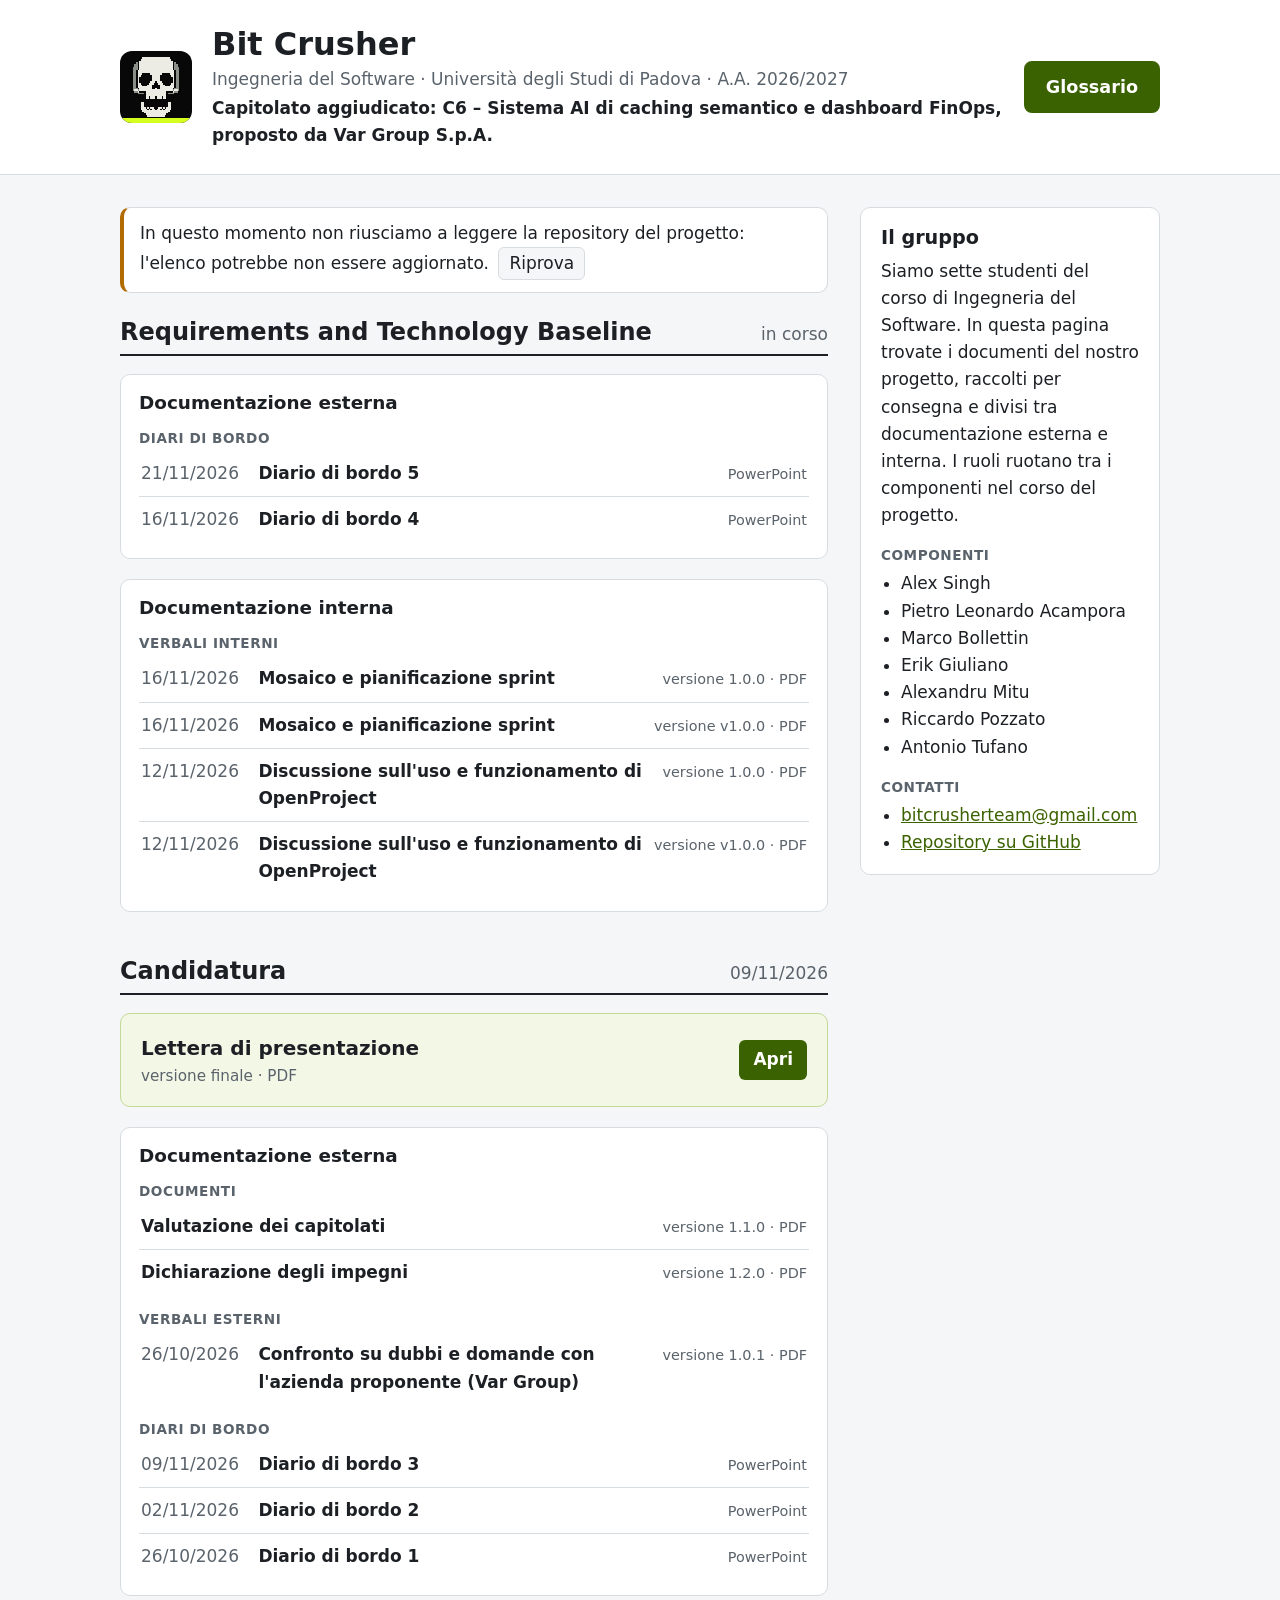
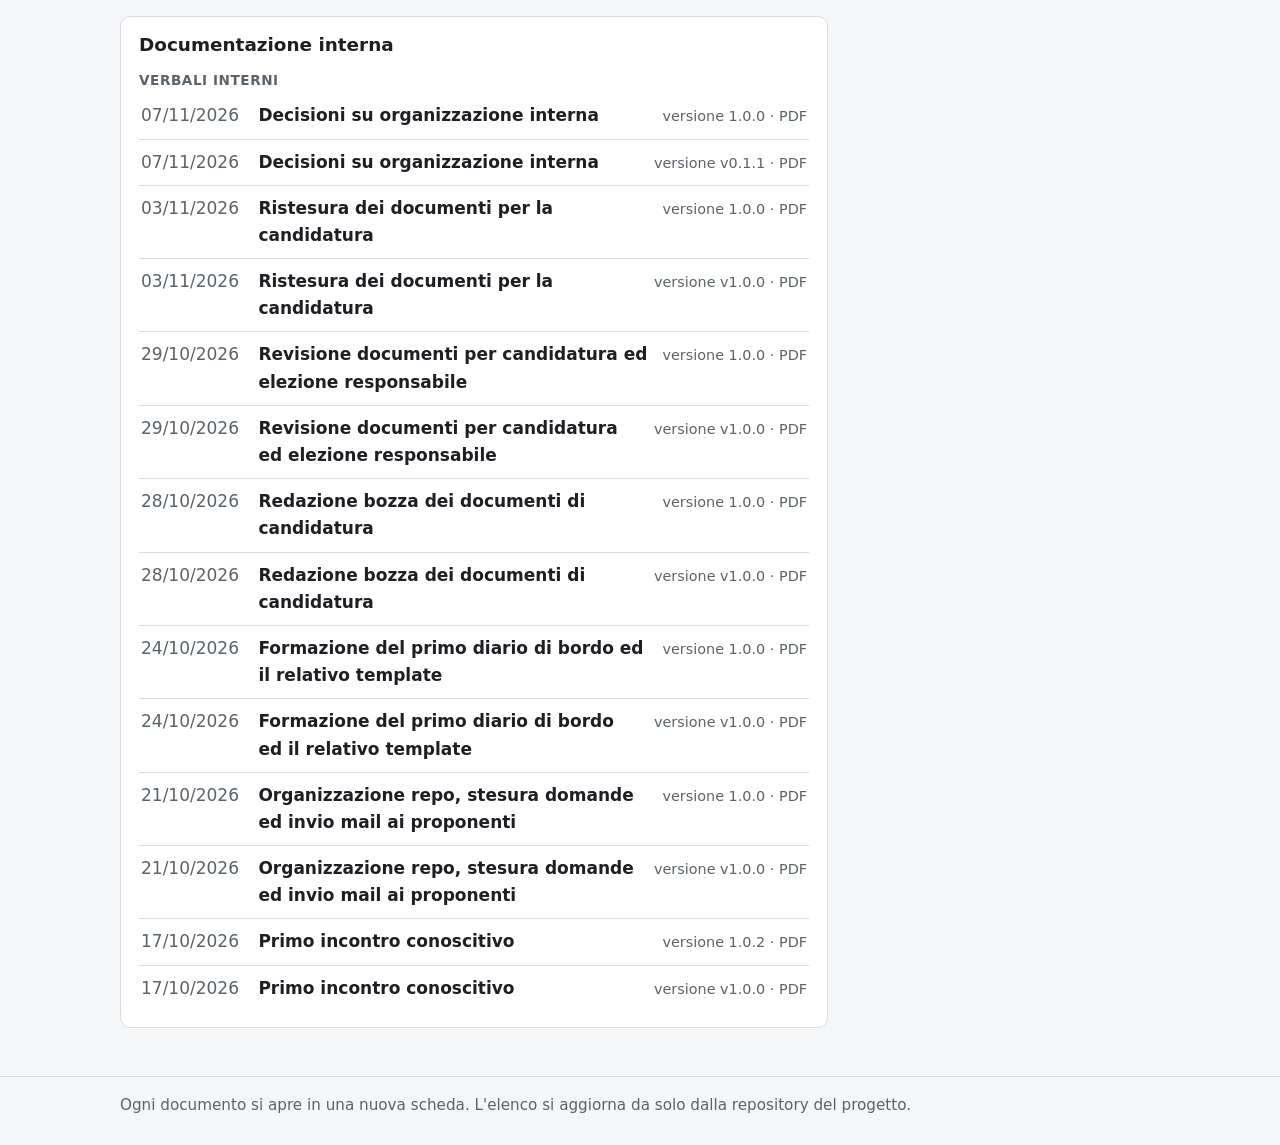
<file: index.html>
<!doctype html>
<html lang="it">
<head>
  <meta charset="utf-8">
  <meta name="viewport" content="width=device-width, initial-scale=1">
  <title>Bit Crusher – Documentazione di progetto</title>
  <meta name="description" content="Documentazione di progetto del gruppo Bit Crusher, corso di Ingegneria del Software, Università degli Studi di Padova (A.A. 2026/2027): documenti, verbali e diari di bordo per ogni consegna.">
  <meta name="theme-color" content="#f5f6f7">
  <link rel="icon" href="assets/img/favicon.svg" type="image/svg+xml">
  <link rel="icon" href="assets/img/favicon-32.png" sizes="32x32" type="image/png">
  <link rel="apple-touch-icon" href="assets/img/apple-touch-icon.png">
  <link rel="stylesheet" href="assets/css/main.css">
</head>
<body>
  <a class="salta" href="#contenuto">Vai ai documenti</a>
  <noscript>
    <p class="avviso">Questa pagina ha bisogno di JavaScript. I documenti del progetto sono nella
      <a href="https://github.com/BitCrusher-Team/Progetto_SWE_26-27/tree/main/docs" target="_blank" rel="noopener">cartella docs della repository</a>.</p>
  </noscript>
  <div id="pagina">
    <p class="caricamento">Caricamento dei documenti…</p>
  </div>

  <script src="assets/js/content.js" defer></script>
  <script src="assets/js/lib.js" defer></script>
  <script src="assets/js/repo.js" defer></script>
  <script src="assets/js/site.js" defer></script>
  <script src="assets/js/main.js" defer></script>
</body>
</html>
</file>
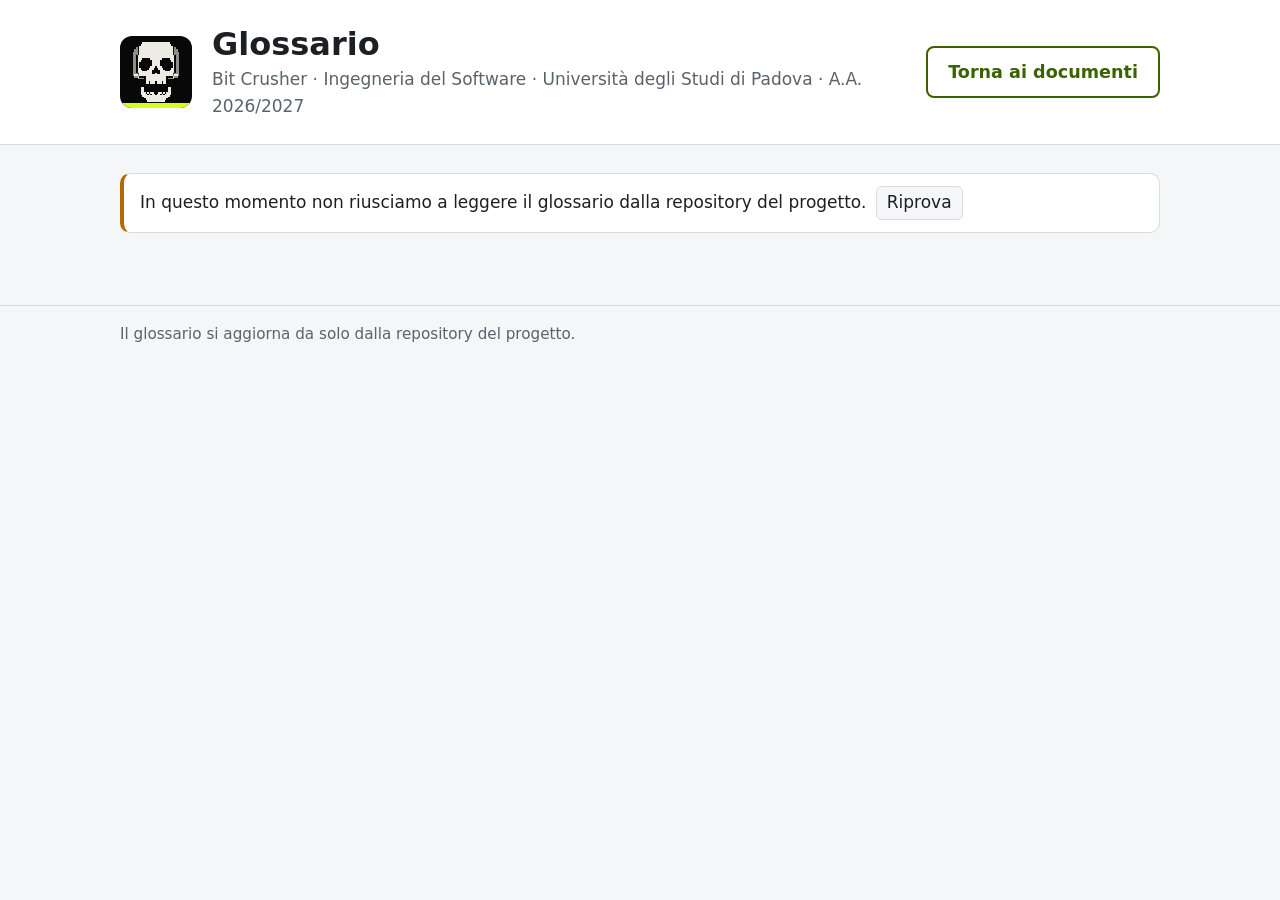
<file: glossario.html>
<!doctype html>
<html lang="it">
<head>
  <meta charset="utf-8">
  <meta name="viewport" content="width=device-width, initial-scale=1">
  <title>Glossario – Bit Crusher</title>
  <meta name="description" content="Glossario del gruppo Bit Crusher, corso di Ingegneria del Software, Università degli Studi di Padova (A.A. 2026/2027): il significato dei termini usati nei documenti di progetto.">
  <meta name="theme-color" content="#f5f6f7">
  <link rel="icon" href="assets/img/favicon.svg" type="image/svg+xml">
  <link rel="icon" href="assets/img/favicon-32.png" sizes="32x32" type="image/png">
  <link rel="apple-touch-icon" href="assets/img/apple-touch-icon.png">
  <link rel="stylesheet" href="assets/css/main.css">
</head>
<body>
  <a class="salta" href="#contenuto">Vai al glossario</a>
  <noscript>
    <p class="avviso">Questa pagina ha bisogno di JavaScript. Il glossario è nella
      <a href="https://github.com/BitCrusher-Team/Progetto_SWE_26-27" target="_blank" rel="noopener">repository del progetto</a>.</p>
  </noscript>
  <div id="pagina">
    <p class="caricamento">Caricamento del glossario…</p>
  </div>

  <script src="assets/js/content.js" defer></script>
  <script src="assets/js/lib.js" defer></script>
  <script src="assets/js/glossario.js" defer></script>
</body>
</html>
</file>
<file: assets/css/main.css>
/* =====================================================================
   BIT CRUSHER // main.css
   Pagina della documentazione: chiara, leggibile, senza effetti.
   Carattere di sistema, testo grande, un solo colore d'accento (il verde
   del logo, scurito per il contrasto). Tema scuro solo se il sistema lo
   chiede.
   ===================================================================== */
:root {
  --sfondo: #f5f6f7;
  --superficie: #ffffff;
  --testo: #1c2024;
  --tenue: #5a636b;
  --bordo: #d7dce1;
  --accento: #3b6200;
  --accento-sfondo: #f2f7e6;
  --accento-bordo: #c3d996;
  --raggio: 10px;
  color-scheme: light dark;
}
@media (prefers-color-scheme: dark) {
  :root {
    --sfondo: #111315;
    --superficie: #1a1d20;
    --testo: #e7eaec;
    --tenue: #a0a8b0;
    --bordo: #30363c;
    --accento: #b9e05a;
    --accento-sfondo: #1c2412;
    --accento-bordo: #3f5320;
  }
}

* { box-sizing: border-box; }
[hidden] { display: none !important; }
html { -webkit-text-size-adjust: 100%; }
body {
  margin: 0;
  background: var(--sfondo);
  color: var(--testo);
  font: 17px/1.6 system-ui, -apple-system, "Segoe UI", Roboto, "Helvetica Neue", Arial, sans-serif;
}
a { color: var(--accento); }
a:focus-visible, button:focus-visible { outline: 3px solid var(--accento); outline-offset: 2px; border-radius: 4px; }
h1, h2, h3, h4 { line-height: 1.25; }
.sr-only { position: absolute; width: 1px; height: 1px; overflow: hidden; clip: rect(0 0 0 0); white-space: nowrap; }
.salta { position: absolute; left: -9999px; }
.salta:focus { left: 16px; top: 16px; z-index: 10; padding: 8px 12px; background: var(--superficie); }
.contenitore { max-width: 1080px; margin: 0 auto; padding: 0 20px; }
.caricamento, .vuoto { color: var(--tenue); }
.caricamento { max-width: 1080px; margin: 40px auto; padding: 0 20px; }

/* avviso: la repository non risponde */
.avviso {
  margin: 0 0 24px; padding: 12px 16px;
  background: var(--superficie); border: 1px solid var(--bordo); border-left: 4px solid #b26b00; border-radius: var(--raggio);
}
.avviso button {
  margin-left: 4px; padding: 2px 10px; border: 1px solid var(--bordo); border-radius: 6px;
  background: var(--sfondo); color: var(--testo); font: inherit; cursor: pointer;
}

/* ---------- testata ---------- */
.testata { background: var(--superficie); border-bottom: 1px solid var(--bordo); }
.testata__riga { display: flex; align-items: center; gap: 20px; padding-top: 24px; padding-bottom: 24px; }
.logo { flex: none; width: 72px; height: 72px; border-radius: 12px; }
.testata__testo { flex: 1 1 auto; min-width: 0; }
.testata h1 { margin: 0; font-size: 2rem; }
.testata p { margin: 2px 0 0; color: var(--tenue); }
.testata .testata__capitolato { color: var(--testo); font-weight: 600; }
/* il pulsante a destra: il Glossario, o il ritorno ai documenti */
.testata__azione {
  flex: none; padding: 10px 20px; border: 2px solid var(--accento); border-radius: 8px;
  background: var(--accento); color: var(--superficie); font-size: 1.1rem; font-weight: 700; text-decoration: none;
}
.testata__azione:hover { text-decoration: underline; }
.testata__azione--chiara { background: var(--superficie); color: var(--accento); }

/* ---------- consegne e gruppo ---------- */
.griglia { display: grid; grid-template-columns: minmax(0, 1fr) 300px; gap: 32px; align-items: start; padding-top: 32px; padding-bottom: 48px; }

.consegna + .consegna { margin-top: 44px; }
.consegna__testata {
  display: flex; flex-wrap: wrap; align-items: baseline; justify-content: space-between; gap: 4px 16px;
  margin-bottom: 18px; padding-bottom: 6px; border-bottom: 2px solid var(--testo);
}
.consegna__testata h2 { margin: 0; font-size: 1.5rem; }
.consegna__testata > :last-child { color: var(--tenue); }

/* la Lettera di presentazione, prima di tutto il resto */
.lettera {
  display: flex; align-items: center; justify-content: space-between; gap: 16px;
  margin-bottom: 20px; padding: 18px 20px;
  background: var(--accento-sfondo); border: 1px solid var(--accento-bordo); border-radius: var(--raggio);
  color: var(--testo); text-decoration: none;
}
.lettera:hover { border-color: var(--accento); }
.lettera__titolo { display: block; font-size: 1.25rem; font-weight: 700; }
.lettera__info { display: block; color: var(--tenue); font-size: .95rem; }
.lettera__apri { flex: none; padding: 6px 14px; border-radius: 6px; background: var(--accento); color: var(--superficie); font-weight: 600; }

/* un riquadro sotto l'altro: righe intere, titoli lunghi su una riga sola */
.blocchi { display: grid; gap: 20px; }
.blocco { padding: 16px 18px 8px; background: var(--superficie); border: 1px solid var(--bordo); border-radius: var(--raggio); }
.blocco h3 { margin: 0 0 8px; font-size: 1.15rem; }
.blocco h4 { margin: 16px 0 4px; font-size: .85rem; font-weight: 700; letter-spacing: .04em; text-transform: uppercase; color: var(--tenue); }
.blocco .vuoto { margin: 0 0 12px; }

.elenco { margin: 0 0 8px; padding: 0; list-style: none; }
.elenco li + li { border-top: 1px solid var(--bordo); }
.elenco a { display: flex; flex-wrap: wrap; align-items: baseline; gap: 2px 12px; padding: 9px 2px; color: var(--testo); text-decoration: none; }
.elenco a:hover .riga__titolo { color: var(--accento); text-decoration: underline; }
.riga__data { flex: 0 0 6.2em; color: var(--tenue); font-variant-numeric: tabular-nums; }
.riga__titolo { flex: 1 1 12rem; min-width: 0; font-weight: 600; overflow-wrap: anywhere; }
.riga__info { flex: none; margin-left: auto; color: var(--tenue); font-size: .9rem; }

.gruppo { padding: 18px 20px; background: var(--superficie); border: 1px solid var(--bordo); border-radius: var(--raggio); }
.gruppo h2 { margin: 0 0 8px; font-size: 1.2rem; }
.gruppo h3 { margin: 18px 0 6px; font-size: .85rem; font-weight: 700; letter-spacing: .04em; text-transform: uppercase; color: var(--tenue); }
.gruppo p { margin: 0; }
.gruppo ul { margin: 0; padding-left: 20px; }
.gruppo li { overflow-wrap: anywhere; }

.piede { border-top: 1px solid var(--bordo); color: var(--tenue); font-size: .95rem; }
.piede .contenitore { padding-top: 16px; padding-bottom: 28px; }

/* ---------- glossario (glossario.html) ---------- */
.glossario-pagina { padding-top: 28px; padding-bottom: 48px; }
.glossario-guida { margin: 0 0 20px; max-width: 75ch; }
.glossari-indice {
  margin: 0 0 20px; padding: 14px 18px;
  background: var(--superficie); border: 1px solid var(--bordo); border-radius: var(--raggio);
}
.glossari-indice p { margin: 0 0 4px; }
.glossari-indice ul { margin: 0; padding-left: 20px; }

/* la casella di ricerca resta in cima mentre si scorre */
.cerca {
  position: sticky; top: 0; z-index: 5;
  margin: 0 -20px; padding: 12px 20px;
  background: var(--sfondo); border-bottom: 1px solid var(--bordo);
}
.cerca__riga { display: flex; flex-wrap: wrap; align-items: center; gap: 8px 12px; }
.cerca label { font-weight: 700; }
.cerca input {
  flex: 1 1 14rem; min-width: 0; padding: 10px 14px;
  border: 2px solid var(--tenue); border-radius: 8px; background: var(--superficie); color: var(--testo);
  font: inherit; font-size: 1.1rem;
}
.cerca input:focus-visible { outline: 3px solid var(--accento); outline-offset: 1px; }
.cerca button {
  padding: 10px 18px; border: 1px solid var(--bordo); border-radius: 8px;
  background: var(--superficie); color: var(--testo); font: inherit; font-weight: 600; cursor: pointer;
}
.cerca__esito { margin: 8px 0 0; font-weight: 600; }
.cerca__esito:empty { display: none; }

/* le ancore non finiscono sotto la casella di ricerca */
.risultati, .glossario, .iniziale h3, .voce { scroll-margin-top: calc(var(--cerca-h, 120px) + 12px); }
.glossario { margin-top: 24px; }
.glossario + .glossario { margin-top: 56px; }
.glossario__testata {
  display: flex; flex-wrap: wrap; align-items: baseline; justify-content: space-between; gap: 4px 16px;
  padding-bottom: 6px; border-bottom: 2px solid var(--testo);
}
.glossario__testata h2 { margin: 0; font-size: 1.5rem; }
.glossario__testata span { color: var(--tenue); }
.glossario__descrizione, .glossario__pdf { margin: 10px 0 0; }
.glossario .vuoto { margin: 16px 0 0; }

/* le lettere: pulsanti grandi, per saltare */
.iniziali { display: flex; flex-wrap: wrap; gap: 5px; margin: 16px 0 4px; }
.iniziali a {
  min-width: 2.2em; padding: 6px 4px; text-align: center;
  background: var(--superficie); border: 1px solid var(--bordo); border-radius: 6px;
  font-weight: 700; text-decoration: none;
}
.iniziali a:hover { border-color: var(--accento); text-decoration: underline; }
.in-ricerca .iniziali { display: none; }

.iniziale h3 { margin: 28px 0 0; padding-bottom: 4px; font-size: 1.5rem; color: var(--accento); }
.voci { margin: 0; }
.voce { position: relative; margin: 0 -12px; padding: 14px 12px; border-radius: 8px; }
/* una riga sottile sopra ogni voce, allineata al testo (anche durante la ricerca) */
.voce::before { content: ""; position: absolute; top: 0; left: 12px; right: 12px; border-top: 1px solid var(--bordo); }
.voce dt { font-size: 1.15rem; font-weight: 700; overflow-wrap: anywhere; }
.voce dd { margin: 4px 0 0; max-width: 75ch; overflow-wrap: anywhere; }
.voce dd p, .voce dd ul, .voce dd ol, .voce .formula { margin: 0 0 8px; }
.voce dd > :last-child { margin-bottom: 0; }
.voce dd ul, .voce dd ol { padding-left: 24px; }
.voce pre { overflow-x: auto; padding: 8px 12px; background: var(--superficie); border: 1px solid var(--bordo); border-radius: 6px; }
/* la voce aperta da un rimando o dall'indirizzo */
.voce.evidenziata { background: var(--accento-sfondo); box-shadow: inset 0 0 0 2px var(--accento-bordo); }
.voce.evidenziata::before, .voce.evidenziata + .voce::before { border-top-color: transparent; }

/* ---------- schermi stretti ---------- */
@media (max-width: 880px) {
  .griglia { grid-template-columns: minmax(0, 1fr); gap: 28px; }
}
@media (max-width: 640px) {
  .testata__riga { flex-wrap: wrap; align-items: flex-start; gap: 14px; }
  .logo { width: 56px; height: 56px; }
  .testata h1 { font-size: 1.6rem; }
  /* il testo accanto al logo, il pulsante sotto il testo */
  .testata__testo { flex: 1 1 calc(100% - 70px); }
  .testata__azione { margin-left: 70px; }
  .lettera { flex-direction: column; align-items: flex-start; }
  .cerca label { flex-basis: 100%; }
}

/* ---------- stampa ---------- */
@media print {
  body { background: #fff; color: #000; }
  .salta, .cerca, .iniziali, .testata__azione, .glossario-guida, .glossari-indice, .avviso { display: none !important; }
  .testata { border: 0; }
  .voce { break-inside: avoid; }
  a { color: inherit; }
}
</file>
